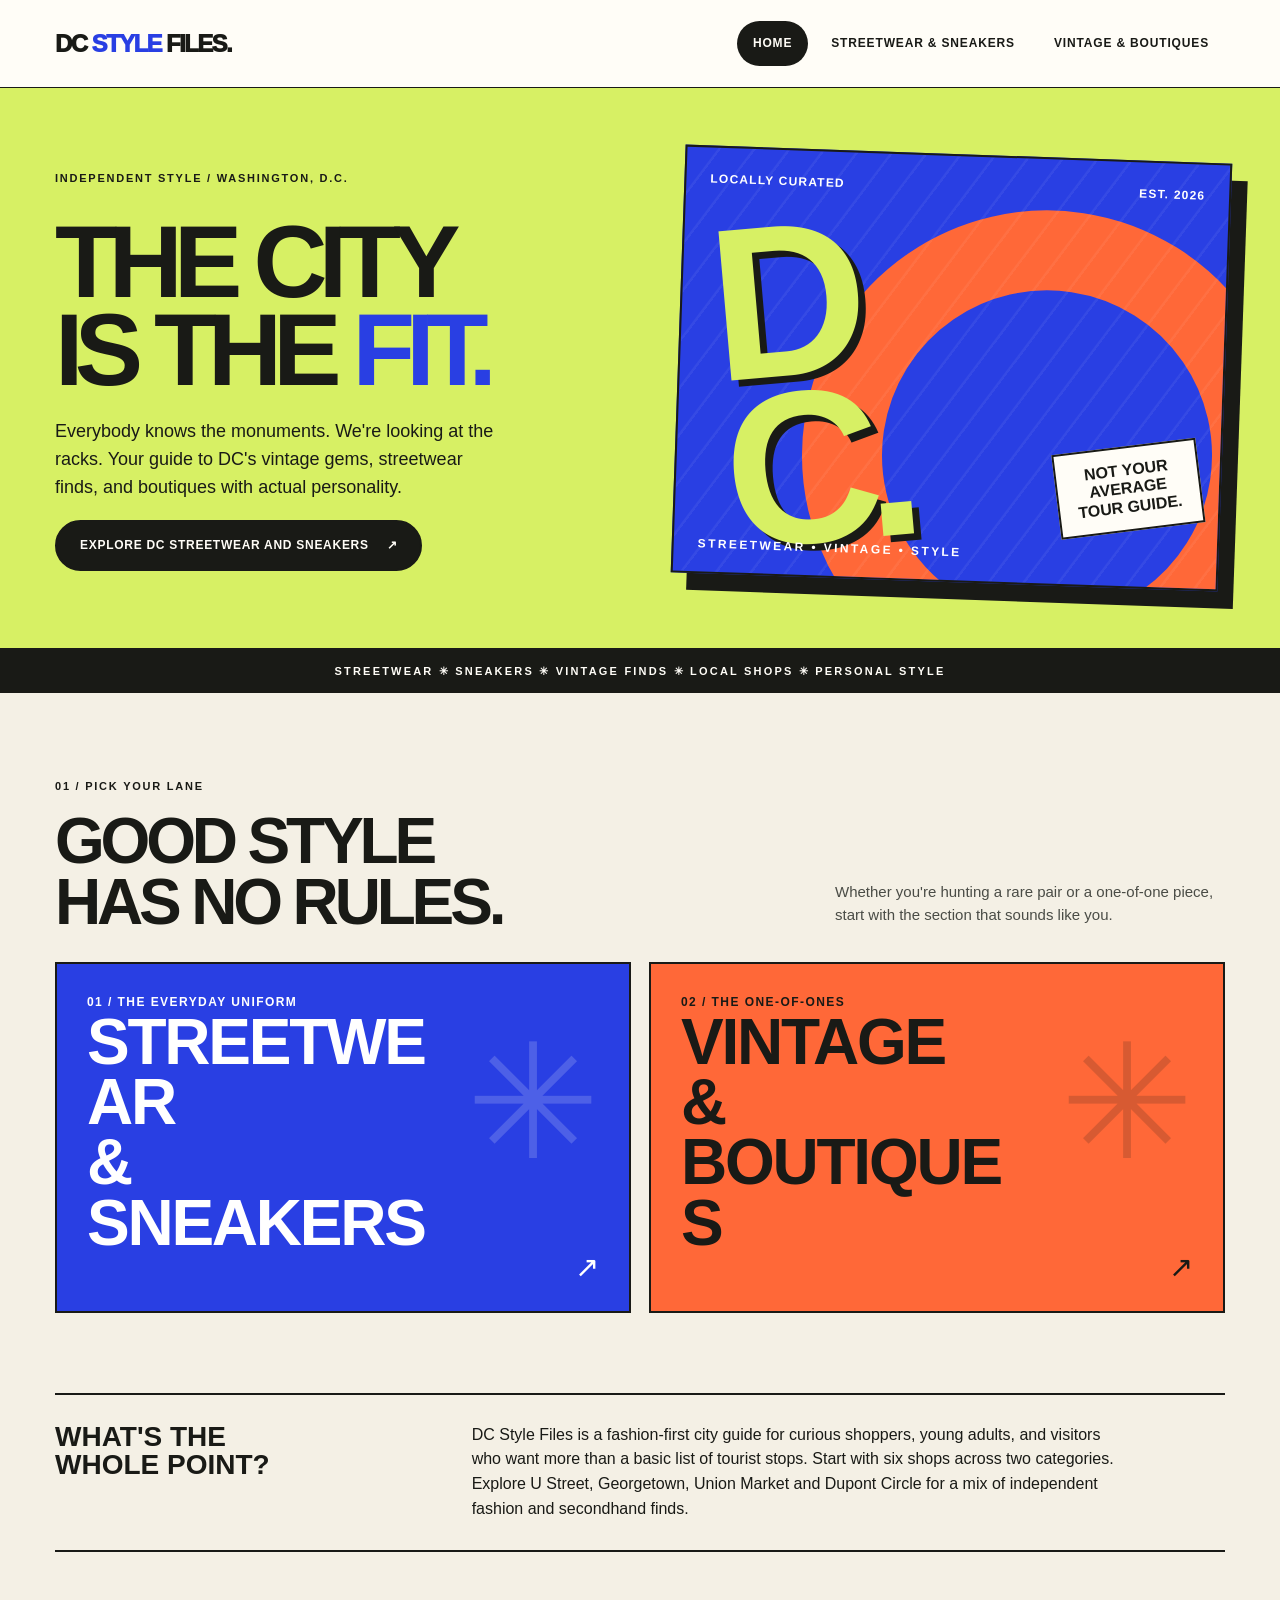
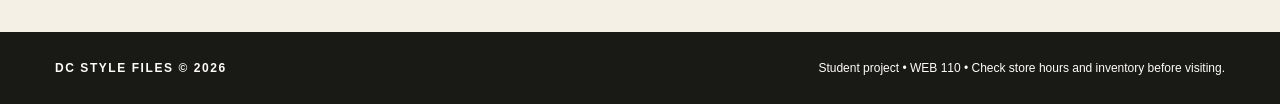
<file: index.html>
<!doctype html>
<html lang="en">
<head>
  <meta charset="utf-8">
  <meta name="viewport" content="width=device-width, initial-scale=1">
  <meta name="description" content="Explore Washington, DC streetwear, sneakers, vintage and boutique shops in an editorial local guide.">
  <title>Home | DC Style Files</title>
  <link rel="stylesheet" href="css/home.css">
</head>
<body>
  <a class="skip" href="#main">Skip to main content</a>
  <header class="site-header">
    <div class="container header-inner">
      <a class="logo" href="index.html" aria-label="DC Style Files home">DC <span>STYLE</span> FILES.</a>
      <nav class="nav" aria-label="Main navigation">
        <a href="index.html" aria-current="page">Home</a>
        <a href="streetwear.html">Streetwear &amp; Sneakers</a>
        <a href="vintage.html">Vintage &amp; Boutiques</a>
      </nav>
    </div>
  </header>
  <main id="main" tabindex="-1">
    <section class="main-hero" aria-labelledby="hero-title">
      <div class="container hero-layout">
        <div class="hero-copy">
          <span class="kicker">Independent style / Washington, D.C.</span>
          <h1 class="hero-title" id="hero-title">THE CITY<br>IS THE <em>FIT.</em></h1>
          <p>Everybody knows the monuments. We're looking at the racks. Your guide to DC's vintage gems, streetwear finds, and boutiques with actual personality.</p>
          <a class="action" href="streetwear.html">Explore DC streetwear and sneakers <span aria-hidden="true">↗</span></a>
        </div>
        <div class="hero-art" role="img" aria-label="Original cobalt and orange DC poster, with the slogan Not your average tour guide">
          <div class="art-top"><span>LOCALLY CURATED</span><span>EST. 2026</span></div>
          <div class="art-main">D<br>C.</div>
          <div class="art-sticker">NOT YOUR<br>AVERAGE<br>TOUR GUIDE.</div>
          <div class="art-bottom">STREETWEAR • VINTAGE • STYLE</div>
        </div>
      </div>
    </section>
    <div class="marquee" aria-label="Streetwear, sneakers, vintage and more">STREETWEAR ✳ SNEAKERS ✳ VINTAGE FINDS ✳ LOCAL SHOPS ✳ PERSONAL STYLE</div>
    <section class="section container" aria-labelledby="lanes-title">
      <div class="section-head">
        <div><span class="kicker">01 / Pick your lane</span><h2 class="section-title" id="lanes-title">GOOD STYLE<br>HAS NO RULES.</h2></div>
        <p class="section-intro">Whether you're hunting a rare pair or a one-of-one piece, start with the section that sounds like you.</p>
      </div>
      <div class="feature-grid">
        <a class="feature-card blue" href="streetwear.html"><span class="index">01 / THE EVERYDAY UNIFORM</span><h3>Streetwear<br>&amp; Sneakers</h3><span class="card-arrow" aria-hidden="true">↗</span></a>
        <a class="feature-card orange" href="vintage.html"><span class="index">02 / THE ONE-OF-ONES</span><h3>Vintage<br>&amp; Boutiques</h3><span class="card-arrow" aria-hidden="true">↗</span></a>
      </div>
    </section>
    <section class="container home-note" aria-labelledby="about-title">
      <h2 id="about-title">WHAT'S THE<br>WHOLE POINT?</h2>
      <p>DC Style Files is a fashion-first city guide for curious shoppers, young adults, and visitors who want more than a basic list of tourist stops. Start with six shops across two categories. Explore U Street, Georgetown, Union Market and Dupont Circle for a mix of independent fashion and secondhand finds.</p>
    </section>
  </main>
  <footer class="site-footer"><div class="container footer-inner"><strong>DC STYLE FILES © 2026</strong><span>Student project • WEB 110 • Check store hours and inventory before visiting.</span></div></footer>
</body>
</html>
</file>
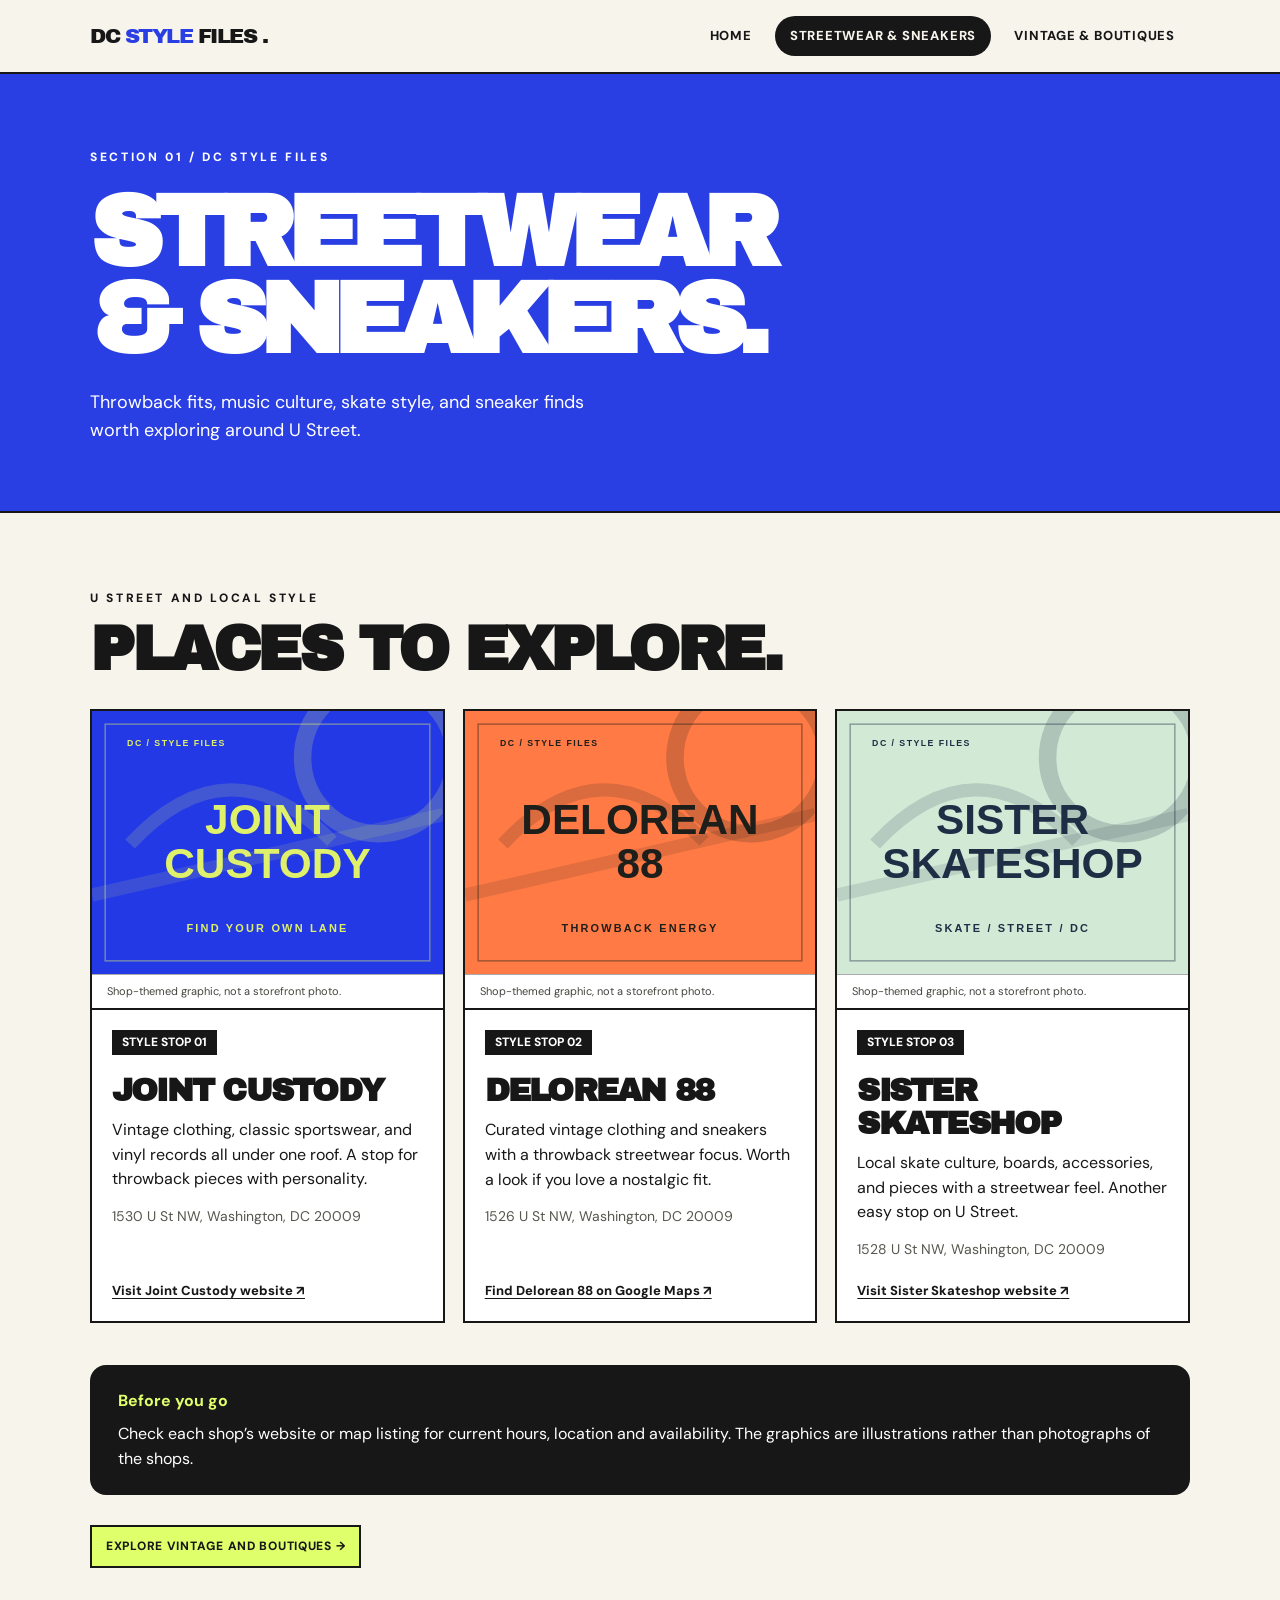
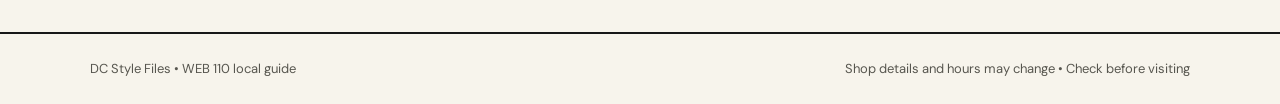
<file: streetwear.html>
<!DOCTYPE html>
<html lang="en">
 <head>
  <meta charset="utf-8"/>
  <meta content="width=device-width, initial-scale=1" name="viewport"/>
  <meta content="An independent Washington DC style guide featuring streetwear, sneaker shops, and vintage boutiques." name="description"/>
  <title>
   Streetwear &amp; Sneakers | DC Style Files
  </title>
  <link href="css/style.css" rel="stylesheet"/>
 </head>
 <body>
  <a class="skip" href="#main">
   Skip to main content
  </a>
  <header class="topbar">
   <div class="container header-inner">
    <a aria-label="DC Style Files home" class="logo" href="index.html">
     DC
     <span>
      STYLE
     </span>
     FILES
     .
    </a>
    <nav aria-label="Main navigation" class="nav">
     <a href="index.html">
      Home
     </a>
     <a aria-current="page" href="streetwear.html">
      Streetwear &amp; Sneakers
     </a>
     <a href="vintage.html">
      Vintage &amp; Boutiques
     </a>
    </nav>
   </div>
  </header>
  <main id="main" tabindex="-1">
   <section class="page-intro streetwear-intro">
    <div class="container">
     <span class="eyebrow">
      Section 01 / DC Style Files
     </span>
     <h1>
      Streetwear
      <br/>
      &amp; sneakers.
     </h1>
     <p>
      Throwback fits, music culture, skate style, and sneaker finds worth exploring around U Street.
     </p>
    </div>
   </section>
   <section class="section container">
    <p class="eyebrow">
     U Street and local style
    </p>
    <h2 class="section-title">
     Places to explore.
    </h2>
    <div class="spot-grid">
     <article class="spot">
      <figure class="spot-photo">
       <img alt="Illustrated title graphic for Joint Custody" height="360" loading="lazy" src="images/joint-custody.svg" width="480"/>
       <figcaption>
        Shop-themed graphic, not a storefront photo.
       </figcaption>
      </figure>
      <div class="spot-body">
       <span class="num">
        STYLE STOP 01
       </span>
       <h3>
        Joint Custody
       </h3>
       <p>
        Vintage clothing, classic sportswear, and vinyl records all under one roof. A stop for throwback pieces with personality.
       </p>
       <address>
        1530 U St NW, Washington, DC 20009
       </address>
       <a class="visit-link" href="https://jointcustodydc.com/pages/about-1" rel="noopener noreferrer" target="_blank">
        Visit Joint Custody website
        <span aria-hidden="true">
         ↗
        </span>
       </a>
      </div>
     </article>
     <article class="spot">
      <figure class="spot-photo">
       <img alt="Illustrated title graphic for Delorean 88" height="360" loading="lazy" src="images/delorean-88.svg" width="480"/>
       <figcaption>
        Shop-themed graphic, not a storefront photo.
       </figcaption>
      </figure>
      <div class="spot-body">
       <span class="num">
        STYLE STOP 02
       </span>
       <h3>
        Delorean 88
       </h3>
       <p>
        Curated vintage clothing and sneakers with a throwback streetwear focus. Worth a look if you love a nostalgic fit.
       </p>
       <address>
        1526 U St NW, Washington, DC 20009
       </address>
       <a class="visit-link" href="https://www.google.com/maps/search/?api=1&amp;query=Delorean+88+Vintage+Washington+DC" rel="noopener noreferrer" target="_blank">
        Find Delorean 88 on Google Maps
        <span aria-hidden="true">
         ↗
        </span>
       </a>
      </div>
     </article>
     <article class="spot">
      <figure class="spot-photo">
       <img alt="Illustrated title graphic for Sister Skateshop" height="360" loading="lazy" src="images/sister-skateshop.svg" width="480"/>
       <figcaption>
        Shop-themed graphic, not a storefront photo.
       </figcaption>
      </figure>
      <div class="spot-body">
       <span class="num">
        STYLE STOP 03
       </span>
       <h3>
        Sister Skateshop
       </h3>
       <p>
        Local skate culture, boards, accessories, and pieces with a streetwear feel. Another easy stop on U Street.
       </p>
       <address>
        1528 U St NW, Washington, DC 20009
       </address>
       <a class="visit-link" href="https://sisterskateshop.com/" rel="noopener noreferrer" target="_blank">
        Visit Sister Skateshop website
        <span aria-hidden="true">
         ↗
        </span>
       </a>
      </div>
     </article>
    </div>
    <div class="note">
     <strong>
      Before you go
     </strong>
     <p>
      Check each shop’s website or map listing for current hours, location and availability. The graphics are illustrations rather than photographs of the shops.
     </p>
    </div>
    <a class="pill" href="vintage.html">
     Explore vintage and boutiques
     <span aria-hidden="true">
      →
     </span>
    </a>
   </section>
  </main>
  <footer class="footer">
   <div class="container">
    <span>
     DC Style Files • WEB 110 local guide
    </span>
    <span>
     Shop details and hours may change • Check before visiting
    </span>
   </div>
  </footer>
 </body>
</html>
</file>
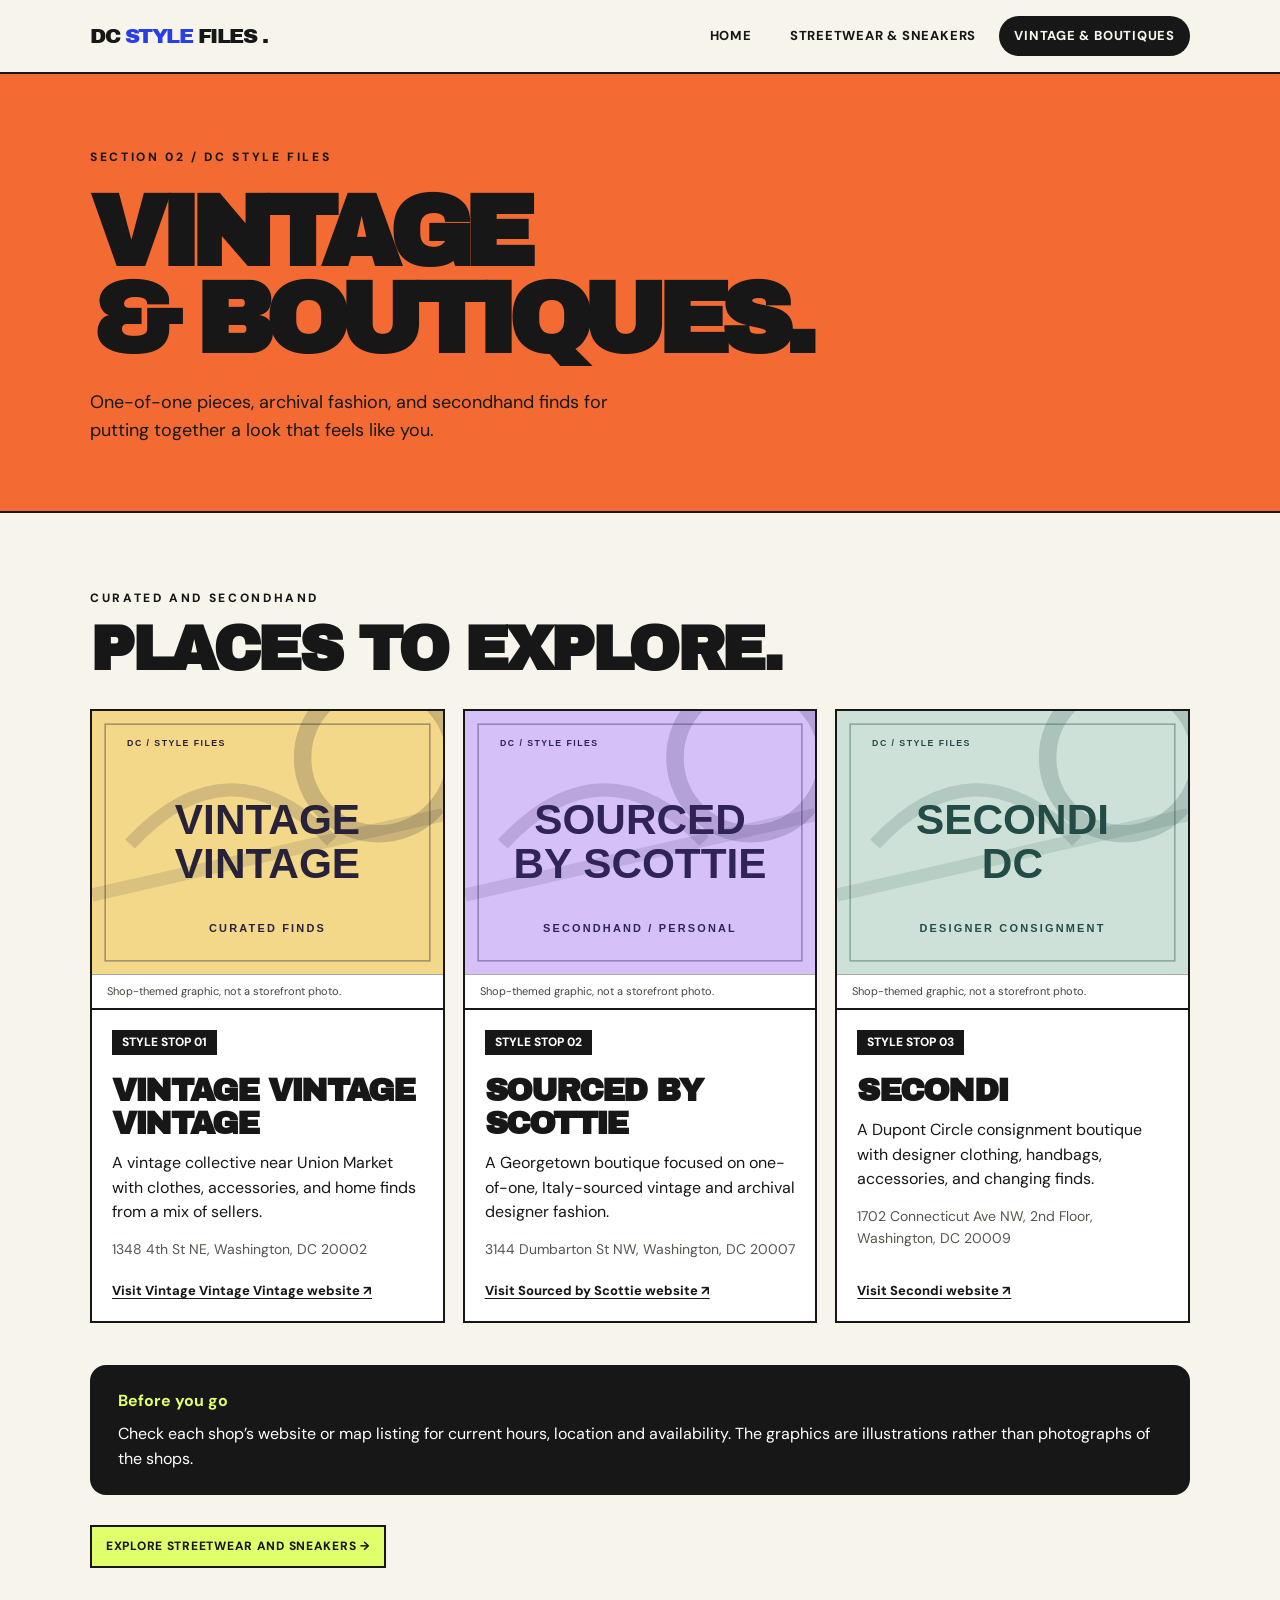
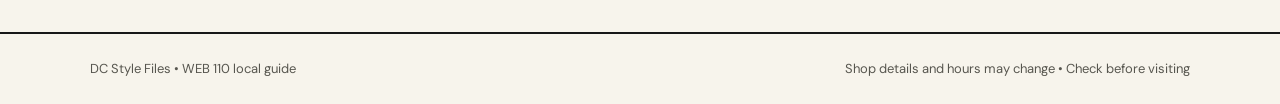
<file: vintage.html>
<!DOCTYPE html>
<html lang="en">
 <head>
  <meta charset="utf-8"/>
  <meta content="width=device-width, initial-scale=1" name="viewport"/>
  <meta content="An independent Washington DC style guide featuring streetwear, sneaker shops, and vintage boutiques." name="description"/>
  <title>
   Vintage &amp; Boutiques | DC Style Files
  </title>
  <link href="css/style.css" rel="stylesheet"/>
 </head>
 <body>
  <a class="skip" href="#main">
   Skip to main content
  </a>
  <header class="topbar">
   <div class="container header-inner">
    <a aria-label="DC Style Files home" class="logo" href="index.html">
     DC
     <span>
      STYLE
     </span>
     FILES
     .
    </a>
    <nav aria-label="Main navigation" class="nav">
     <a href="index.html">
      Home
     </a>
     <a href="streetwear.html">
      Streetwear &amp; Sneakers
     </a>
     <a aria-current="page" href="vintage.html">
      Vintage &amp; Boutiques
     </a>
    </nav>
   </div>
  </header>
  <main id="main" tabindex="-1">
   <section class="page-intro vintage-intro">
    <div class="container">
     <span class="eyebrow">
      Section 02 / DC Style Files
     </span>
     <h1>
      Vintage
      <br/>
      &amp; boutiques.
     </h1>
     <p>
      One-of-one pieces, archival fashion, and secondhand finds for putting together a look that feels like you.
     </p>
    </div>
   </section>
   <section class="section container">
    <p class="eyebrow">
     Curated and secondhand
    </p>
    <h2 class="section-title">
     Places to explore.
    </h2>
    <div class="spot-grid">
     <article class="spot">
      <figure class="spot-photo">
       <img alt="Illustrated title graphic for Vintage Vintage Vintage" height="360" loading="lazy" src="images/vintage-vintage-vintage.svg" width="480"/>
       <figcaption>
        Shop-themed graphic, not a storefront photo.
       </figcaption>
      </figure>
      <div class="spot-body">
       <span class="num">
        STYLE STOP 01
       </span>
       <h3>
        Vintage Vintage Vintage
       </h3>
       <p>
        A vintage collective near Union Market with clothes, accessories, and home finds from a mix of sellers.
       </p>
       <address>
        1348 4th St NE, Washington, DC 20002
       </address>
       <a class="visit-link" href="https://vintagevintagevintagedc.com/" rel="noopener noreferrer" target="_blank">
        Visit Vintage Vintage Vintage website
        <span aria-hidden="true">
         ↗
        </span>
       </a>
      </div>
     </article>
     <article class="spot">
      <figure class="spot-photo">
       <img alt="Illustrated title graphic for Sourced by Scottie" height="360" loading="lazy" src="images/sourced-by-scottie.svg" width="480"/>
       <figcaption>
        Shop-themed graphic, not a storefront photo.
       </figcaption>
      </figure>
      <div class="spot-body">
       <span class="num">
        STYLE STOP 02
       </span>
       <h3>
        Sourced by Scottie
       </h3>
       <p>
        A Georgetown boutique focused on one-of-one, Italy-sourced vintage and archival designer fashion.
       </p>
       <address>
        3144 Dumbarton St NW, Washington, DC 20007
       </address>
       <a class="visit-link" href="https://sourcedbyscottie.com/pages/shop-in-person" rel="noopener noreferrer" target="_blank">
        Visit Sourced by Scottie website
        <span aria-hidden="true">
         ↗
        </span>
       </a>
      </div>
     </article>
     <article class="spot">
      <figure class="spot-photo">
       <img alt="Illustrated title graphic for Secondi" height="360" loading="lazy" src="images/secondi.svg" width="480"/>
       <figcaption>
        Shop-themed graphic, not a storefront photo.
       </figcaption>
      </figure>
      <div class="spot-body">
       <span class="num">
        STYLE STOP 03
       </span>
       <h3>
        Secondi
       </h3>
       <p>
        A Dupont Circle consignment boutique with designer clothing, handbags, accessories, and changing finds.
       </p>
       <address>
        1702 Connecticut Ave NW, 2nd Floor, Washington, DC 20009
       </address>
       <a class="visit-link" href="https://secondi.com/" rel="noopener noreferrer" target="_blank">
        Visit Secondi website
        <span aria-hidden="true">
         ↗
        </span>
       </a>
      </div>
     </article>
    </div>
    <div class="note">
     <strong>
      Before you go
     </strong>
     <p>
      Check each shop’s website or map listing for current hours, location and availability. The graphics are illustrations rather than photographs of the shops.
     </p>
    </div>
    <a class="pill" href="streetwear.html">
     Explore streetwear and sneakers
     <span aria-hidden="true">
      →
     </span>
    </a>
   </section>
  </main>
  <footer class="footer">
   <div class="container">
    <span>
     DC Style Files • WEB 110 local guide
    </span>
    <span>
     Shop details and hours may change • Check before visiting
    </span>
   </div>
  </footer>
 </body>
</html>
</file>
<file: css/home.css>
/* Module 11: Preserved original Module 10 homepage art and introduction. */
:root {
  --ink:#191a16; --cream:#f4f0e5; --paper:#fffdf7; --cobalt:#293fe3;
  --lime:#d7f064; --orange:#ff6838; --line:rgba(25,26,22,.18);
  --max:1170px;
}
*,*::before,*::after{box-sizing:border-box}
html{scroll-behavior:smooth}
body{margin:0;background:var(--cream);color:var(--ink);font:16px/1.55 Arial,Helvetica,sans-serif}
a{color:inherit}
a:focus-visible{outline:3px solid var(--cobalt);outline-offset:4px}
img{display:block;max-width:100%}
.container{width:min(var(--max),calc(100% - 56px));margin-inline:auto}
.skip{position:absolute;top:-100px;left:18px;background:var(--lime);padding:12px 18px;z-index:99}
.skip:focus{top:12px}
.site-header{background:var(--paper);border-bottom:1px solid var(--ink);position:relative;z-index:2}
.header-inner{min-height:87px;display:flex;align-items:center;justify-content:space-between;gap:24px}
.logo{font-weight:950;letter-spacing:-1.6px;text-decoration:none;font-size:24px;line-height:1}
.logo span{color:var(--cobalt)}
.nav{display:flex;gap:7px;flex-wrap:wrap;align-items:center}
.nav a{font-size:12px;font-weight:800;letter-spacing:.07em;text-transform:uppercase;text-decoration:none;padding:12px 15px;border:1px solid transparent;border-radius:100px}
.nav a:hover,.nav a[aria-current=page]{background:var(--ink);color:var(--paper)}
.kicker{display:inline-block;text-transform:uppercase;font-weight:850;letter-spacing:.16em;font-size:11px}
.main-hero{background:var(--lime);overflow:hidden;border-bottom:2px solid var(--ink)}
.hero-layout{min-height:560px;display:grid;grid-template-columns:1.03fr .97fr;align-items:center;gap:42px;padding-block:64px}
h1,h2,h3,p{margin-top:0}
.hero-title{font-family:Arial Black,Impact,Arial,sans-serif;font-size:clamp(70px,8vw,122px);line-height:.86;letter-spacing:-.085em;margin:28px 0 24px;max-width:720px;text-transform:uppercase}
.hero-title em{font-style:normal;color:var(--cobalt)}
.hero-copy p{max-width:440px;font-size:18px;line-height:1.55}
.action{display:inline-flex;align-items:center;gap:18px;padding:14px 23px;background:var(--ink);color:var(--paper);font-size:12px;font-weight:900;letter-spacing:.06em;text-transform:uppercase;text-decoration:none;border:2px solid var(--ink);border-radius:50px;transition:transform .15s,background .15s,color .15s}
.action:hover{transform:translateY(-2px);background:var(--cobalt);border-color:var(--cobalt)}
.hero-art{position:relative;min-height:428px;border:2px solid var(--ink);background:var(--cobalt);transform:rotate(2deg);box-shadow:16px 17px 0 var(--ink);overflow:hidden;isolation:isolate}
.hero-art::before{content:'';position:absolute;width:490px;height:490px;left:23%;top:12%;border-radius:50%;border:80px solid var(--orange);transform:rotate(-15deg)}
.hero-art::after{content:'';position:absolute;inset:0;background:repeating-linear-gradient(125deg,transparent 0px,transparent 25px,rgba(255,255,255,.1) 26px,rgba(255,255,255,.1) 28px);opacity:.55}
.art-top{position:absolute;z-index:1;top:22px;left:24px;right:24px;display:flex;justify-content:space-between;color:white;font-size:12px;font-weight:900;letter-spacing:.1em}
.art-main{position:absolute;z-index:1;left:7%;top:15%;font:900 clamp(115px,17vw,245px)/.77 Impact,'Arial Black',sans-serif;color:var(--lime);letter-spacing:-.09em;text-shadow:7px 7px 0 var(--ink);transform:rotate(-7deg)}
.art-sticker{position:absolute;right:18px;bottom:55px;background:var(--paper);padding:13px 18px;border:2px solid var(--ink);font-weight:900;line-height:1.15;text-align:center;transform:rotate(-9deg);z-index:2}
.art-bottom{position:absolute;z-index:2;left:24px;bottom:18px;color:white;font-weight:800;font-size:12px;letter-spacing:.2em}
.marquee{background:var(--ink);color:var(--paper);overflow:hidden;text-align:center;padding:13px 8px;font-weight:800;text-transform:uppercase;letter-spacing:.2em;font-size:11px}
.section{padding-block:80px}
.section-head{display:flex;justify-content:space-between;gap:20px;align-items:end;margin-bottom:30px}
.section-title{font-family:Arial Black,Impact,Arial,sans-serif;font-size:clamp(40px,5vw,69px);line-height:.95;letter-spacing:-.065em;text-transform:uppercase;margin:13px 0 0}
.section-intro{max-width:390px;margin:0 0 6px;font-size:15px;color:#4a4c46}
.feature-grid{display:grid;grid-template-columns:repeat(2,minmax(0,1fr));gap:18px}
.feature-card{min-height:305px;padding:29px 30px;display:flex;flex-direction:column;justify-content:space-between;border:2px solid var(--ink);text-decoration:none;position:relative;overflow:hidden;transition:transform .16s,box-shadow .16s}
.feature-card:hover{transform:translateY(-4px);box-shadow:7px 7px 0 var(--ink)}
.feature-card.blue{background:var(--cobalt);color:white}.feature-card.orange{background:var(--orange)}
.feature-card .index{font-size:12px;font-weight:900;letter-spacing:.12em}
.feature-card h3{font:900 clamp(39px,5vw,67px)/.94 Impact,'Arial Black',sans-serif;letter-spacing:-.035em;text-transform:uppercase;max-width:360px;margin:0;position:relative;z-index:1}
.feature-card .card-arrow{font-size:29px;align-self:flex-end;line-height:1}
.feature-card::after{content:'✳';position:absolute;right:5%;top:17%;font-size:160px;line-height:1;opacity:.17}
.home-note{display:grid;grid-template-columns:1fr 2fr;gap:40px;border-top:2px solid var(--ink);border-bottom:2px solid var(--ink);padding-block:28px;margin-bottom:80px}
.home-note h2{font:900 28px/1 Impact,'Arial Black',sans-serif;text-transform:uppercase;margin:0}
.home-note p{margin:0;max-width:650px}
.site-footer{background:var(--ink);color:var(--paper);padding:27px 0;font-size:12px}
.footer-inner{display:flex;gap:20px;justify-content:space-between;flex-wrap:wrap}
.footer-inner strong{letter-spacing:.13em}
@media(max-width:880px){.hero-layout{grid-template-columns:1fr;min-height:initial;padding-block:54px}.hero-art{min-height:340px;max-width:620px;width:calc(100% - 18px)}.hero-title{font-size:clamp(67px,13vw,106px)}.section-head{display:block}.section-intro{margin-top:18px}}
@media(max-width:620px){.container{width:min(var(--max),calc(100% - 32px))}.header-inner{padding:17px 0;min-height:unset;align-items:flex-start;flex-direction:column;gap:14px}.logo{font-size:23px}.nav{gap:6px}.nav a{padding:8px 11px;font-size:10px;border:1px solid var(--ink)}.hero-layout{padding:49px 0;gap:34px}.hero-title{font-size:clamp(61px,15vw,87px);margin-top:22px}.hero-copy p{font-size:16px}.hero-art{min-height:295px;box-shadow:9px 9px 0 var(--ink)}.art-main{font-size:145px}.section{padding-block:55px}.section-title{font-size:44px}.feature-grid{grid-template-columns:1fr}.feature-card{min-height:235px}.feature-card h3{font-size:clamp(35px,10vw,45px)}.home-note{grid-template-columns:1fr;gap:15px;margin-bottom:55px}.footer-inner{display:block}.footer-inner span{display:block;margin-top:9px}}
@media(prefers-reduced-motion:reduce){html{scroll-behavior:auto}.action,.feature-card{transition:none}}

/* Module 12 accessibility improvements: preserve existing editorial design. */
:focus-visible{outline:3px solid #111;outline-offset:4px}
.main-hero :focus-visible,.feature-card:focus-visible{outline:4px solid #111;outline-offset:5px}
.logo:focus-visible,.nav a:focus-visible{outline:3px solid #293fe3;outline-offset:4px}
.hero-title,.section-title,.feature-card h3{overflow-wrap:normal}
@media(max-width:380px){.hero-title{font-size:clamp(46px,14vw,61px)}.art-main{font-size:clamp(100px,35vw,145px)}.art-top,.art-bottom{letter-spacing:.04em;font-size:10px}.art-sticker{font-size:12px}.section-title{font-size:clamp(34px,11vw,44px)}}

/* Final narrow-screen checks */
.hero-copy,.hero-layout>*{min-width:0}
.hero-title,.feature-card h3{overflow-wrap:anywhere}
@media(max-width:380px){.feature-card{padding:22px 18px}}
</file>
<file: css/style.css>
@import url('https://fonts.googleapis.com/css2?family=Archivo+Black&family=DM+Sans:wght@400;500;600;700;800&display=swap');
:root{--ink:#171718;--paper:#f7f4ec;--hot:#ee5e3d;--lime:#dfff6b;--muted:#57564f;--radius:16px}
*{box-sizing:border-box}
html{scroll-behavior:smooth}
body{margin:0;background:var(--paper);color:var(--ink);font-family:'DM Sans',Arial,sans-serif;line-height:1.55}
a{color:inherit}
a:focus-visible{outline:3px solid var(--hot);outline-offset:4px}
.container{width:min(1100px,calc(100% - 40px));margin-inline:auto}
.skip{position:absolute;left:-9999px;top:0;background:var(--lime);padding:10px;z-index:10}
.skip:focus{left:10px}
.topbar{border-bottom:2px solid var(--ink);background:var(--paper)}
.header-inner{display:flex;align-items:center;justify-content:space-between;gap:22px;padding:16px 0}
.logo{font-family:'Archivo Black',Impact,sans-serif;font-size:21px;text-decoration:none;letter-spacing:-1.5px}
.logo span{background:var(--lime);padding:1px 5px}
.nav{display:flex;flex-wrap:wrap;gap:12px 24px}
.nav a{text-decoration:none;font-size:13px;font-weight:800;text-transform:uppercase;letter-spacing:.08em}
.nav a:hover,.nav a[aria-current='page']{text-decoration:underline;text-decoration-thickness:3px;text-underline-offset:5px}
.eyebrow{font-size:12px;letter-spacing:.22em;text-transform:uppercase;font-weight:800}
.hero{border-bottom:2px solid var(--ink);overflow:hidden}
.hero-grid{display:grid;grid-template-columns:1.25fr .75fr;min-height:440px}
.hero-copy{padding:76px 30px 72px 0}
.hero h1,.page-intro h1{font-family:'Archivo Black',Impact,sans-serif;font-size:clamp(54px,9vw,126px);line-height:.87;letter-spacing:-.085em;text-transform:uppercase;max-width:800px;margin:20px 0 26px}
.hero h1 em{font-style:normal;color:var(--hot)}
.hero p,.page-intro p{max-width:540px;font-size:18px}
.sticker-art{display:flex;align-items:center;justify-content:center;background:var(--lime);border-left:2px solid var(--ink);position:relative;overflow:hidden}
.sticker-art:before{content:'';position:absolute;width:360px;height:360px;border:38px solid var(--ink);border-radius:50%;transform:rotate(-23deg) translate(-25px,55px)}
.sticker-art:after{content:'DMV';font-family:'Archivo Black',Impact,sans-serif;font-size:clamp(96px,12vw,200px);letter-spacing:-.12em;line-height:1;transform:rotate(-16deg);color:var(--hot);-webkit-text-stroke:3px var(--ink);text-shadow:10px 10px 0 var(--paper)}
.ticker{background:var(--ink);color:var(--lime);padding:14px;text-align:center;text-transform:uppercase;letter-spacing:.14em;font-size:13px;font-weight:800}
.section{padding:64px 0}
.section-title{font-family:'Archivo Black',Impact,sans-serif;text-transform:uppercase;letter-spacing:-.055em;line-height:1;font-size:clamp(34px,5vw,62px);margin:12px 0 28px}
.grid{display:grid;grid-template-columns:repeat(3,minmax(0,1fr));gap:18px}
.feature{min-height:230px;padding:26px;border:2px solid var(--ink);border-radius:var(--radius);background:#fff;display:flex;flex-direction:column;justify-content:space-between}
.feature:nth-child(2){background:var(--lime)}.feature:nth-child(3){background:#fac3bb}
.feature strong{font-family:'Archivo Black',Impact,sans-serif;font-size:27px;line-height:1.05;text-transform:uppercase;letter-spacing:-.04em}
.feature span{font-size:40px}.feature a{font-weight:800}
.page-intro{padding:70px 0 48px;border-bottom:2px solid var(--ink)}
.page-intro h1{font-size:clamp(52px,8vw,100px)}
.spot-grid{display:grid;grid-template-columns:repeat(2,minmax(0,1fr));gap:24px;align-items:stretch}
/* Module 11 CSS update: consistent image aspect ratio and object-fit */
.spot{border:2px solid var(--ink);background:#fff;display:flex;flex-direction:column;overflow:hidden;border-radius:var(--radius)}
.spot:nth-child(4n+2){background:#e7edfa}.spot:nth-child(4n+3){background:#e7f4d0}
.spot-photo{margin:0;background:#ddd;border-bottom:2px solid var(--ink)}
.spot-photo img{width:100%;height:230px;display:block;object-fit:cover;object-position:center}
.spot-photo figcaption{padding:8px 15px;font-size:11px;color:#45443f;background:#fff;border-top:1px solid #aaa}
.spot-photo figcaption a{text-underline-offset:2px}
.spot-body{padding:24px 26px 28px;display:flex;flex-direction:column;flex:1}
.spot .num{display:inline-block;background:var(--ink);color:#fff;align-self:flex-start;padding:3px 10px;font-weight:800;font-size:12px}
.spot h3{font-family:'Archivo Black',Impact,sans-serif;text-transform:uppercase;letter-spacing:-.055em;line-height:1.03;font-size:clamp(25px,3.8vw,42px);margin:20px 0 10px}
.spot p{margin:0 0 14px}.spot address{font-style:normal;color:var(--muted);font-size:14px;margin-bottom:20px}
.spot .visit-link{margin-top:auto;font-weight:800;font-size:13px;text-underline-offset:3px}
/* Module 11 CSS update: hover state with transition */
.spot{transition:transform .2s ease,box-shadow .2s ease}
.spot:hover{transform:translateY(-4px);box-shadow:5px 5px 0 var(--ink)}
.note{margin:42px 0 30px;padding:24px 28px;background:var(--ink);color:#fff;border-radius:var(--radius)}
.note strong{color:var(--lime)}.note p{margin:8px 0 0}.note a{color:var(--lime)}
.pill{display:inline-block;padding:10px 14px;border:2px solid var(--ink);font-weight:800;text-transform:uppercase;letter-spacing:.06em;font-size:12px;text-decoration:none;background:var(--lime)}
.pill:hover{background:#fff}
.cta{margin:0 0 60px}
.footer{border-top:2px solid var(--ink);padding:25px 0;font-size:13px;color:var(--muted)}
.footer .container{display:flex;flex-wrap:wrap;justify-content:space-between;gap:12px}
/* Module 11 CSS update: responsive CSS media queries */
@media(max-width:760px){.header-inner{align-items:flex-start;flex-direction:column}.hero-grid{grid-template-columns:1fr}.hero-copy{padding:48px 0}.sticker-art{min-height:230px;border-left:none;border-top:2px solid var(--ink)}.sticker-art:before{width:200px;height:200px;border-width:24px}.grid,.spot-grid{grid-template-columns:1fr}.section{padding:46px 0}.feature{min-height:200px}.page-intro{padding:50px 0 36px}.spot-photo img{height:220px}}
@media(prefers-reduced-motion:reduce){html{scroll-behavior:auto}.spot{transition:none}.spot:hover{transform:none}}

/* Module 12: visible focus, meaningful heading hierarchy, narrow-screen resilience. */
:focus-visible{outline:3px solid #171718;outline-offset:4px}
.topbar a:focus-visible,.spot a:focus-visible,.footer a:focus-visible{outline:3px solid #171718;outline-offset:4px;background:#dfff6b;color:#171718}
.skip:focus-visible{left:10px;top:10px}
.spot h3{overflow-wrap:break-word}
@media(max-width:390px){.page-intro h1{font-size:clamp(43px,12vw,52px)}.spot-body{padding:19px}.spot h3{font-size:clamp(24px,8vw,32px)}.nav{gap:10px 14px}}

/* Final project refinements */
.logo span{background:none;color:#293fe3;padding:0}
.nav{gap:8px}
.nav a{padding:10px 15px;border-radius:50px;letter-spacing:.06em}
.nav a[aria-current='page']{background:#171718;color:#f7f4ec;text-decoration:none}
.streetwear-intro{background:#293fe3;color:#fff}
.vintage-intro{background:#f36b32;color:#171718}
.spot-grid{grid-template-columns:repeat(3,minmax(0,1fr));gap:18px}
.spot{border-radius:0;background:#fff!important;min-width:0}
.spot-photo img{height:auto;aspect-ratio:4/3;object-fit:contain}
.spot-body{padding:20px}
.spot h3{font-size:clamp(23px,2.5vw,32px);overflow-wrap:anywhere}
.page-intro h1{overflow-wrap:anywhere}
@media(max-width:760px){.spot-grid{grid-template-columns:1fr}.nav a{padding:8px 10px;font-size:10px}}
</file>
